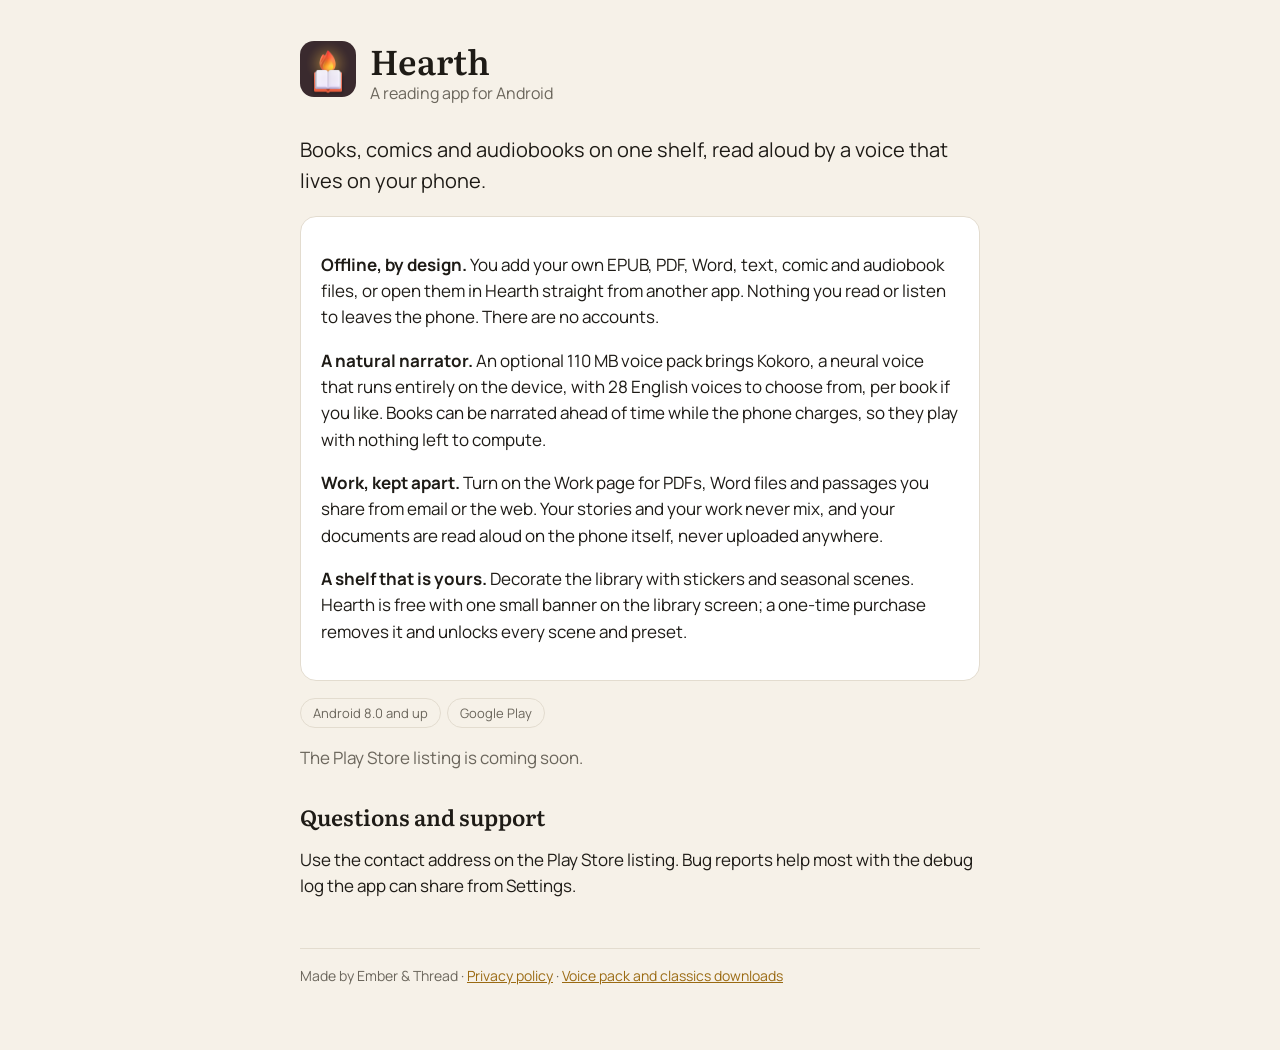
<file: docs/index.html>
<!doctype html>
<html lang="en">
<head>
<meta charset="utf-8">
<meta name="viewport" content="width=device-width, initial-scale=1">
<title>Hearth</title>
<meta name="description" content="Hearth reads your books aloud with a natural voice that lives on your phone. Books, comics and audiobooks on one shelf, nothing sent anywhere.">
<link rel="icon" href="icon.png">
<link rel="apple-touch-icon" href="icon.png">
<link rel="stylesheet" href="https://fonts.googleapis.com/css2?family=Literata:opsz,wght@7..72,600&family=Manrope:wght@500;700&display=swap">
<link rel="stylesheet" href="style.css">
</head>
<body>
<div class="wrap">
<header><a href="./"><img src="icon.png" alt=""></a><div><h1>Hearth</h1><div class="muted">A reading app for Android</div></div></header>
<p class="lead">Books, comics and audiobooks on one shelf, read aloud by a voice that lives on your phone.</p>
<div class="card">
<p><strong>Offline, by design.</strong> You add your own EPUB, PDF, Word, text, comic and audiobook files, or open them in Hearth straight from another app. Nothing you read or listen to leaves the phone. There are no accounts.</p>
<p><strong>A natural narrator.</strong> An optional 110 MB voice pack brings Kokoro, a neural voice that runs entirely on the device, with 28 English voices to choose from, per book if you like. Books can be narrated ahead of time while the phone charges, so they play with nothing left to compute.</p>
<p><strong>Work, kept apart.</strong> Turn on the Work page for PDFs, Word files and passages you share from email or the web. Your stories and your work never mix, and your documents are read aloud on the phone itself, never uploaded anywhere.</p>
<p><strong>A shelf that is yours.</strong> Decorate the library with stickers and seasonal scenes. Hearth is free with one small banner on the library screen; a one-time purchase removes it and unlocks every scene and preset.</p>
</div>
<p><span class="badge">Android 8.0 and up</span><span class="badge">Google Play</span></p>
<p class="muted">The Play Store listing is coming soon.</p>
<h2>Questions and support</h2>
<p>Use the contact address on the Play Store listing. Bug reports help most with the debug log the app can share from Settings.</p>
<footer>Made by Ember &amp; Thread · <a href="privacy.html">Privacy policy</a> · <a href="https://github.com/zacharysw2000-dev/hearth-voices">Voice pack and classics downloads</a></footer>
</div>
</body>
</html>
</file>
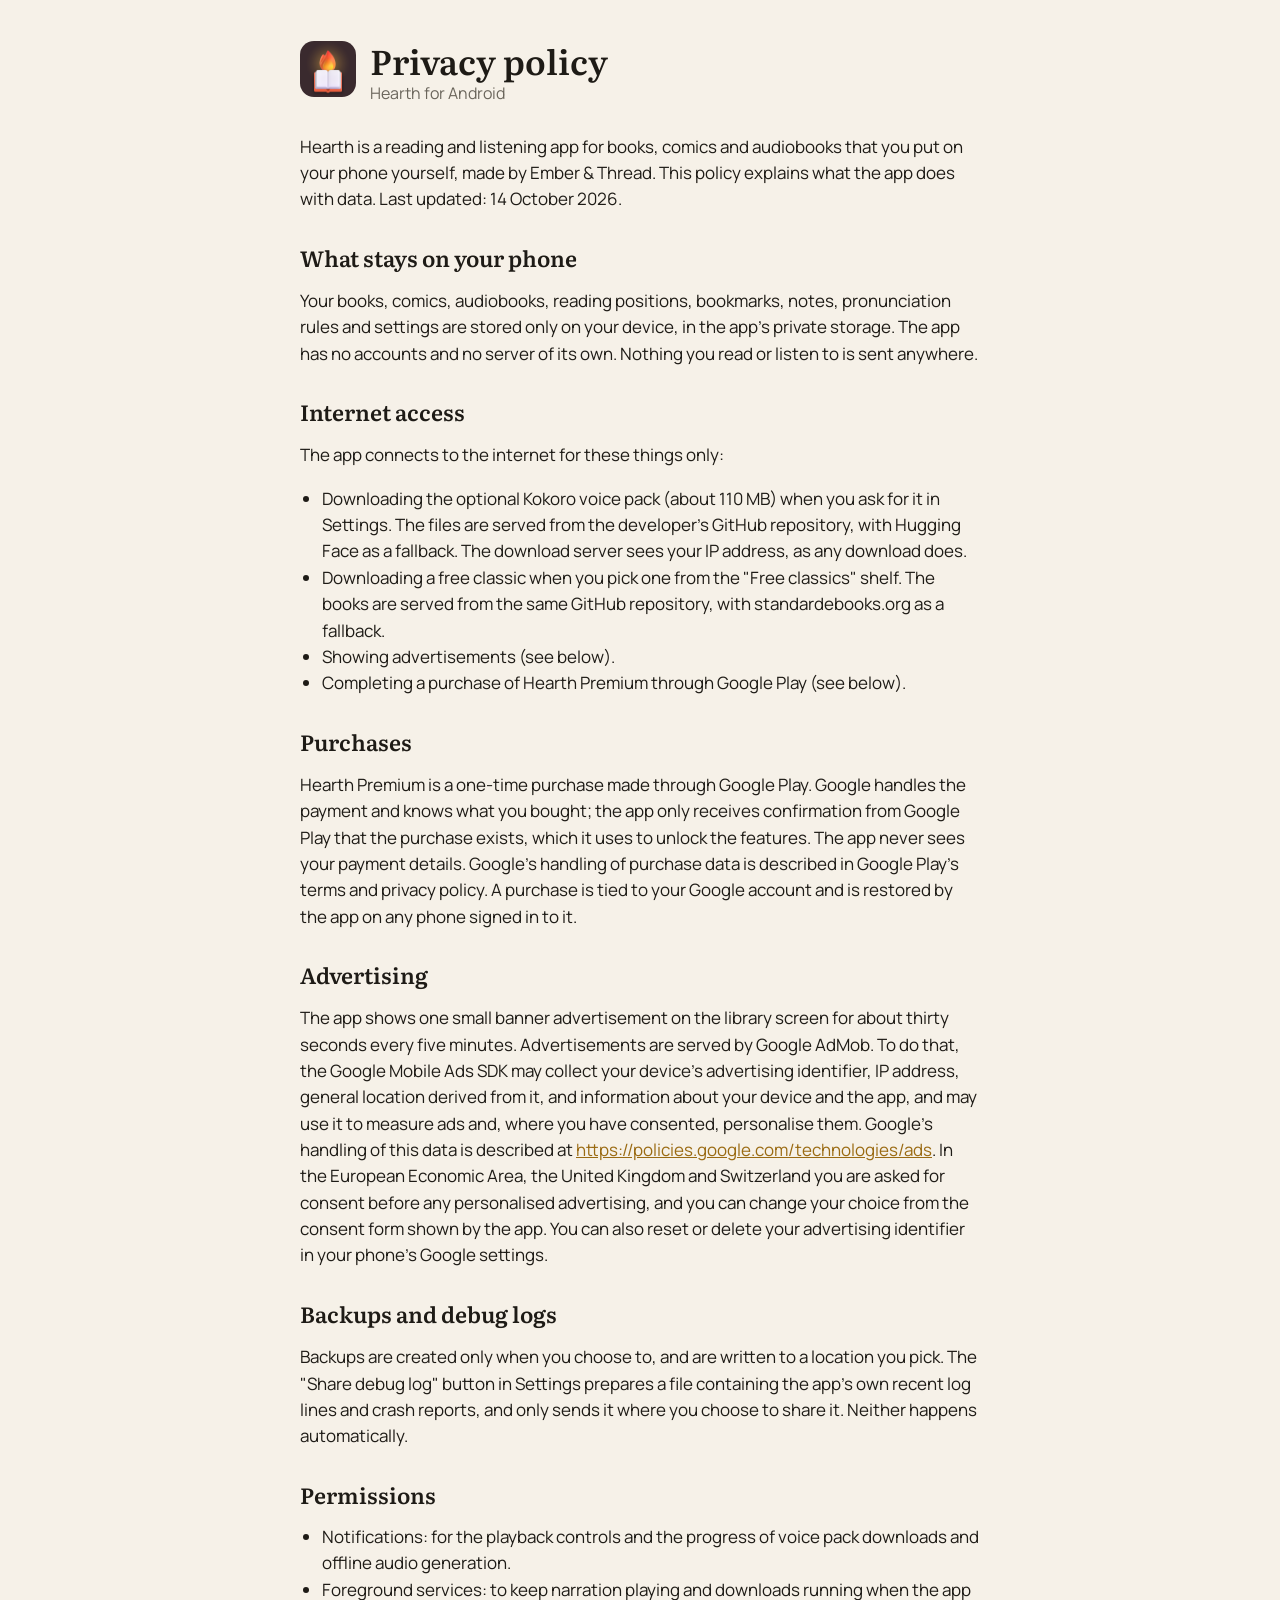
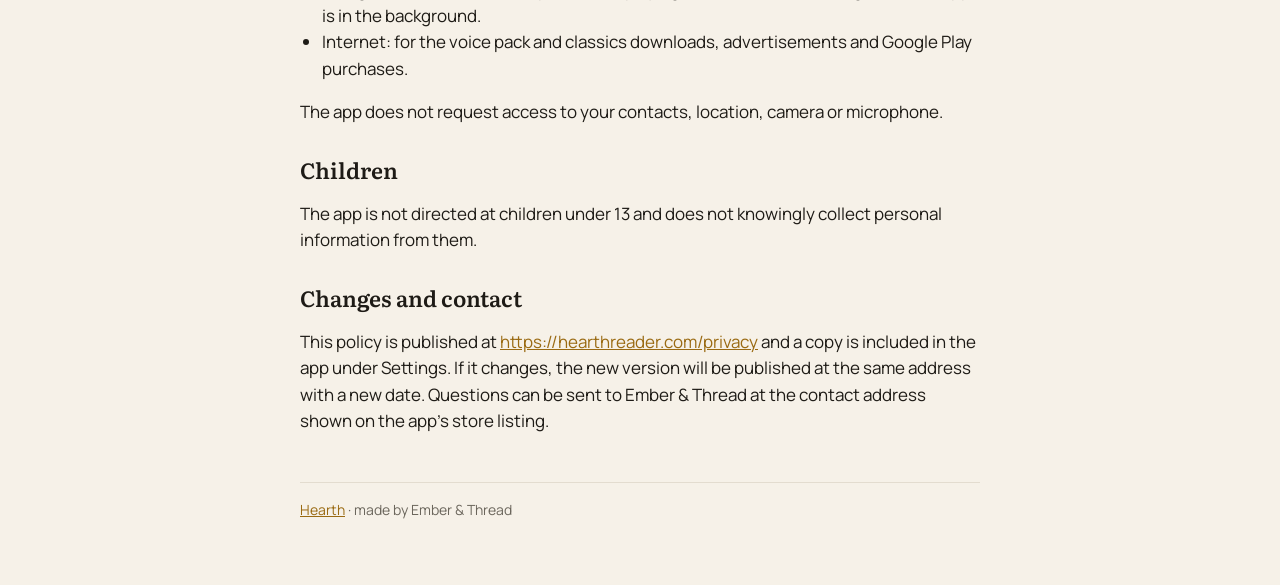
<file: docs/privacy.html>
<!doctype html>
<html lang="en">
<head>
<meta charset="utf-8">
<meta name="viewport" content="width=device-width, initial-scale=1">
<title>Hearth privacy policy</title>
<meta name="description" content="What the Hearth reading app does with data.">
<link rel="icon" href="icon.png">
<link rel="stylesheet" href="https://fonts.googleapis.com/css2?family=Literata:opsz,wght@7..72,600&family=Manrope:wght@500;700&display=swap">
<link rel="stylesheet" href="style.css">
</head>
<body>
<div class="wrap">
<header><a href="./"><img src="icon.png" alt="Hearth"></a><div><h1>Privacy policy</h1><div class="muted">Hearth for Android</div></div></header>
<p>Hearth is a reading and listening app for books, comics and audiobooks that you put on your phone yourself, made by Ember &amp; Thread. This policy explains what the app does with data. Last updated: 14 October 2026.</p>
<h2>What stays on your phone</h2>
<p>Your books, comics, audiobooks, reading positions, bookmarks, notes, pronunciation rules and settings are stored only on your device, in the app's private storage. The app has no accounts and no server of its own. Nothing you read or listen to is sent anywhere.</p>
<h2>Internet access</h2>
<p>The app connects to the internet for these things only:</p>
<ul>
<li>Downloading the optional Kokoro voice pack (about 110 MB) when you ask for it in Settings. The files are served from the developer's GitHub repository, with Hugging Face as a fallback. The download server sees your IP address, as any download does.</li>
<li>Downloading a free classic when you pick one from the "Free classics" shelf. The books are served from the same GitHub repository, with standardebooks.org as a fallback.</li>
<li>Showing advertisements (see below).</li>
<li>Completing a purchase of Hearth Premium through Google Play (see below).</li>
</ul>
<h2>Purchases</h2>
<p>Hearth Premium is a one-time purchase made through Google Play. Google handles the payment and knows what you bought; the app only receives confirmation from Google Play that the purchase exists, which it uses to unlock the features. The app never sees your payment details. Google's handling of purchase data is described in Google Play's terms and privacy policy. A purchase is tied to your Google account and is restored by the app on any phone signed in to it.</p>
<h2>Advertising</h2>
<p>The app shows one small banner advertisement on the library screen for about thirty seconds every five minutes. Advertisements are served by Google AdMob. To do that, the Google Mobile Ads SDK may collect your device's advertising identifier, IP address, general location derived from it, and information about your device and the app, and may use it to measure ads and, where you have consented, personalise them. Google's handling of this data is described at <a href="https://policies.google.com/technologies/ads">https://policies.google.com/technologies/ads</a>. In the European Economic Area, the United Kingdom and Switzerland you are asked for consent before any personalised advertising, and you can change your choice from the consent form shown by the app. You can also reset or delete your advertising identifier in your phone's Google settings.</p>
<h2>Backups and debug logs</h2>
<p>Backups are created only when you choose to, and are written to a location you pick. The "Share debug log" button in Settings prepares a file containing the app's own recent log lines and crash reports, and only sends it where you choose to share it. Neither happens automatically.</p>
<h2>Permissions</h2>
<ul>
<li>Notifications: for the playback controls and the progress of voice pack downloads and offline audio generation.</li>
<li>Foreground services: to keep narration playing and downloads running when the app is in the background.</li>
<li>Internet: for the voice pack and classics downloads, advertisements and Google Play purchases.</li>
</ul>
<p>The app does not request access to your contacts, location, camera or microphone.</p>
<h2>Children</h2>
<p>The app is not directed at children under 13 and does not knowingly collect personal information from them.</p>
<h2>Changes and contact</h2>
<p>This policy is published at <a href="https://hearthreader.com/privacy">https://hearthreader.com/privacy</a> and a copy is included in the app under Settings. If it changes, the new version will be published at the same address with a new date. Questions can be sent to Ember &amp; Thread at the contact address shown on the app's store listing.</p>
<footer><a href="./">Hearth</a> · made by Ember &amp; Thread</footer>
</div>
</body>
</html>
</file>
<file: docs/style.css>
:root{--bg:#121417;--surface:#1B1E23;--line:#2A2E36;--text:#ECE9E2;--muted:#9A9890;--accent:#E8B85C}
@media (prefers-color-scheme:light){:root{--bg:#F6F1E8;--surface:#FFFFFF;--line:#E3DCCF;--text:#1E1B16;--muted:#6B665C;--accent:#9A6A12}}
*{box-sizing:border-box}
body{margin:0;background:var(--bg);color:var(--text);font-family:Manrope,system-ui,-apple-system,Segoe UI,sans-serif;line-height:1.55;-webkit-font-smoothing:antialiased}
.wrap{max-width:720px;margin:0 auto;padding:40px 20px 64px}
header{display:flex;align-items:center;gap:14px;margin-bottom:28px}
header img{width:56px;height:56px;border-radius:14px}
header a{color:inherit;text-decoration:none}
h1,h2{font-family:Literata,Georgia,serif;font-weight:600;line-height:1.2}
h1{font-size:34px;margin:0}
h2{font-size:22px;margin:32px 0 8px}
p,li{font-size:17px}
.muted{color:var(--muted)}
.lead{font-size:20px;margin-top:6px}
.card{background:var(--surface);border:1px solid var(--line);border-radius:16px;padding:18px 20px;margin:16px 0}
a{color:var(--accent)}
ul{padding-left:22px}
footer{margin-top:48px;border-top:1px solid var(--line);padding-top:16px;font-size:14px;color:var(--muted)}
.badge{display:inline-block;border:1px solid var(--line);border-radius:999px;padding:4px 12px;font-size:13px;color:var(--muted);margin-right:6px}
</file>
